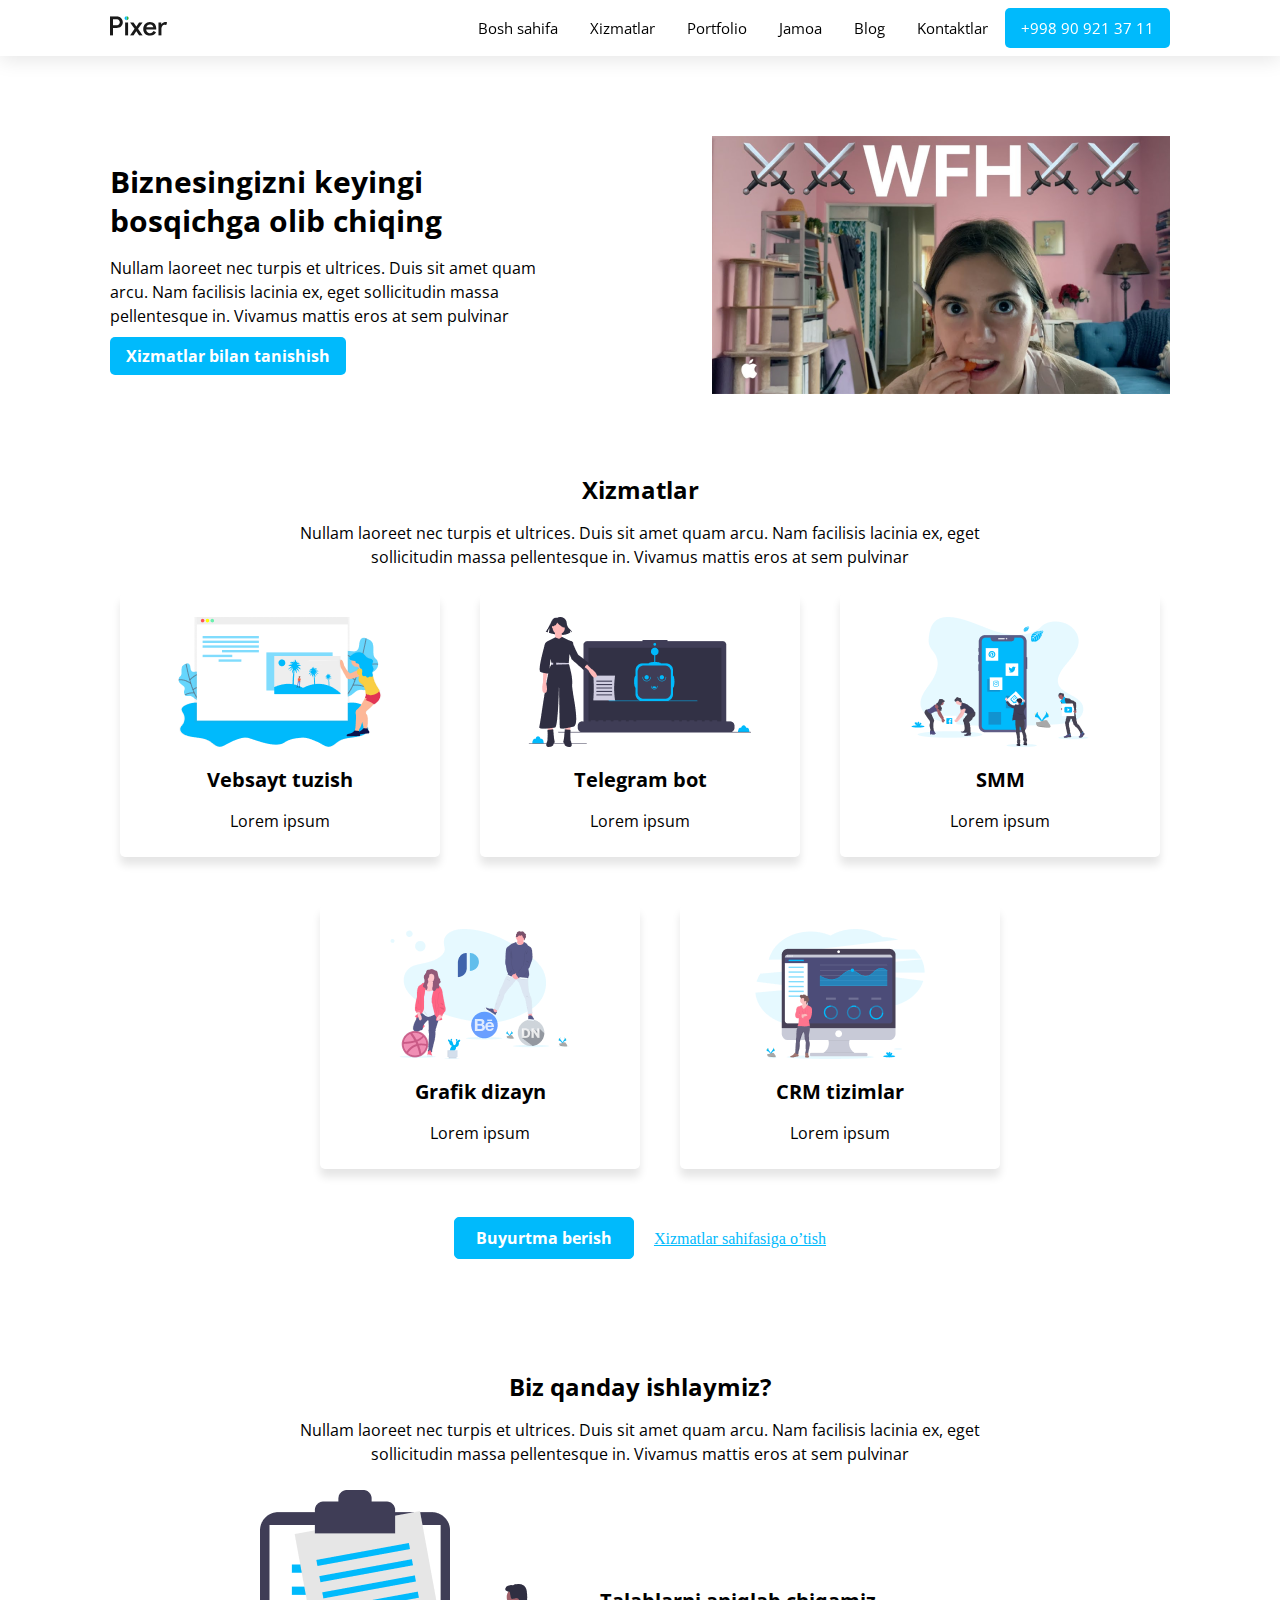
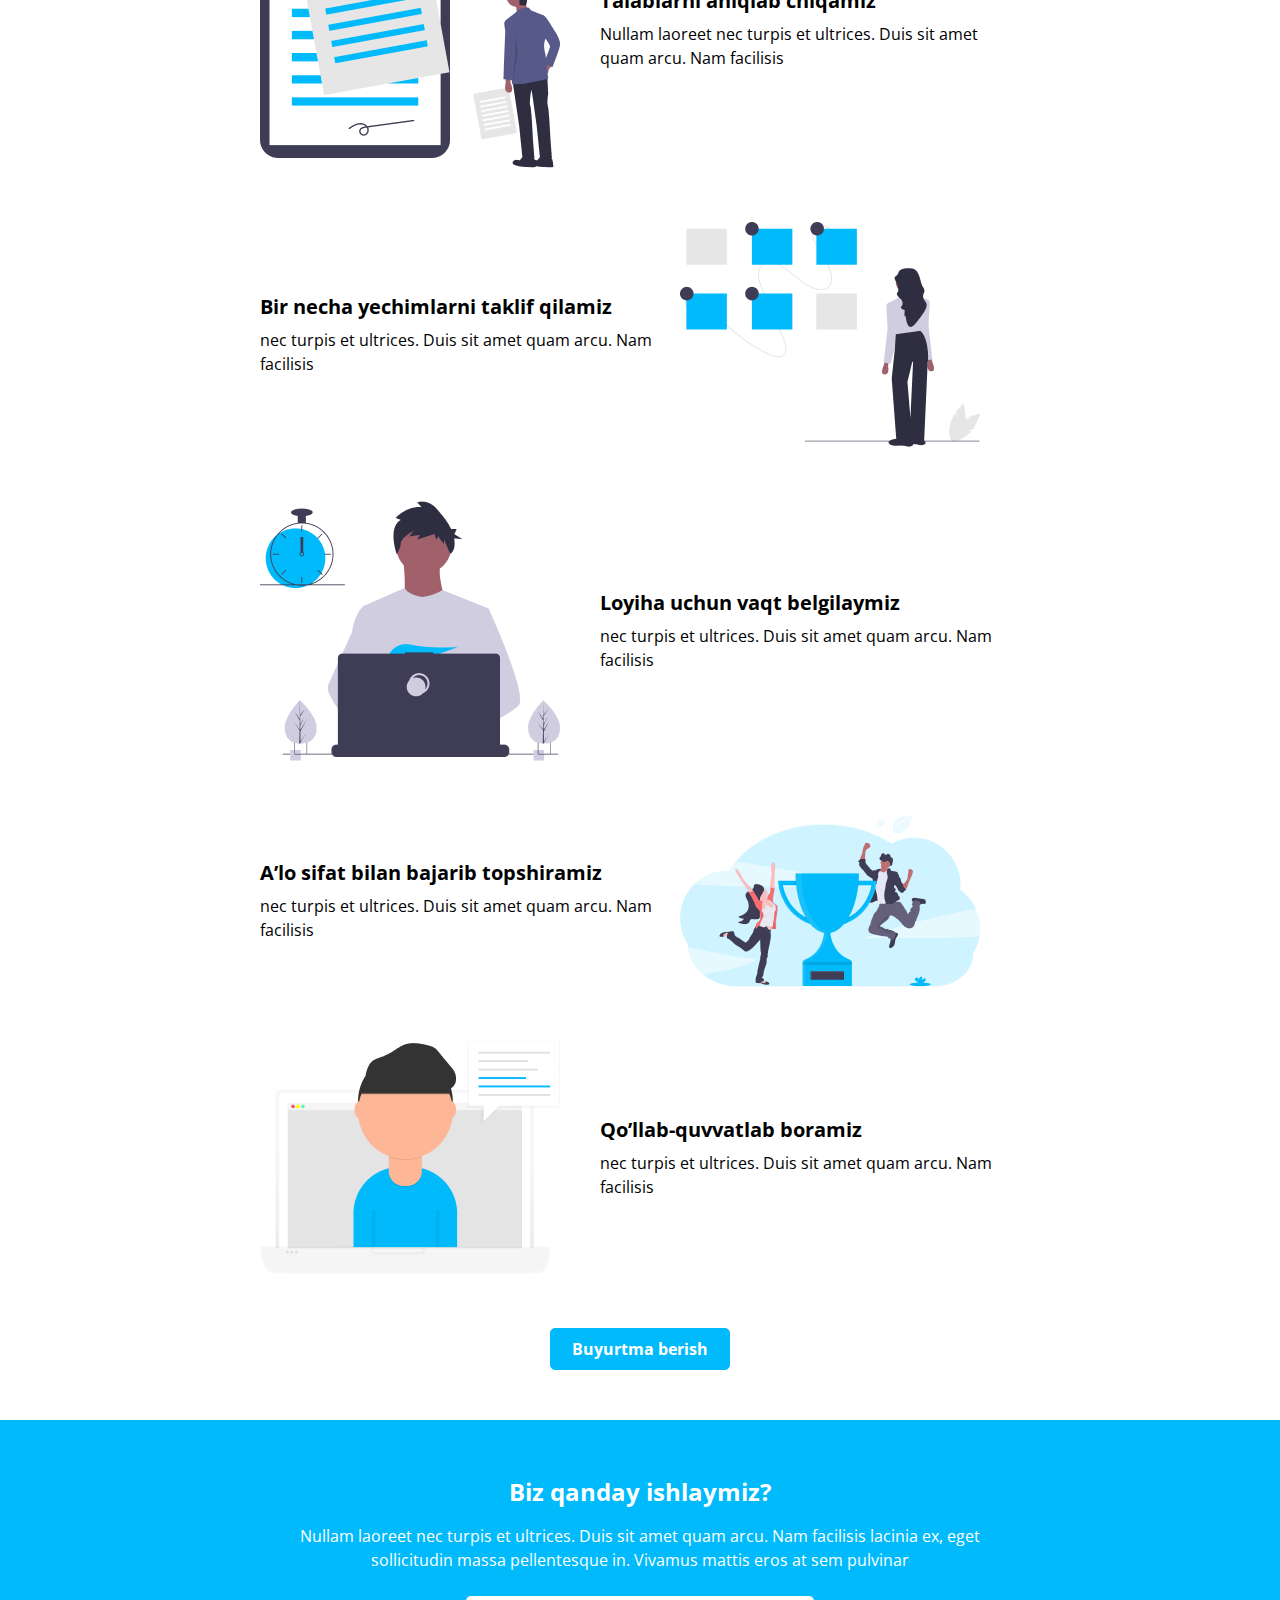
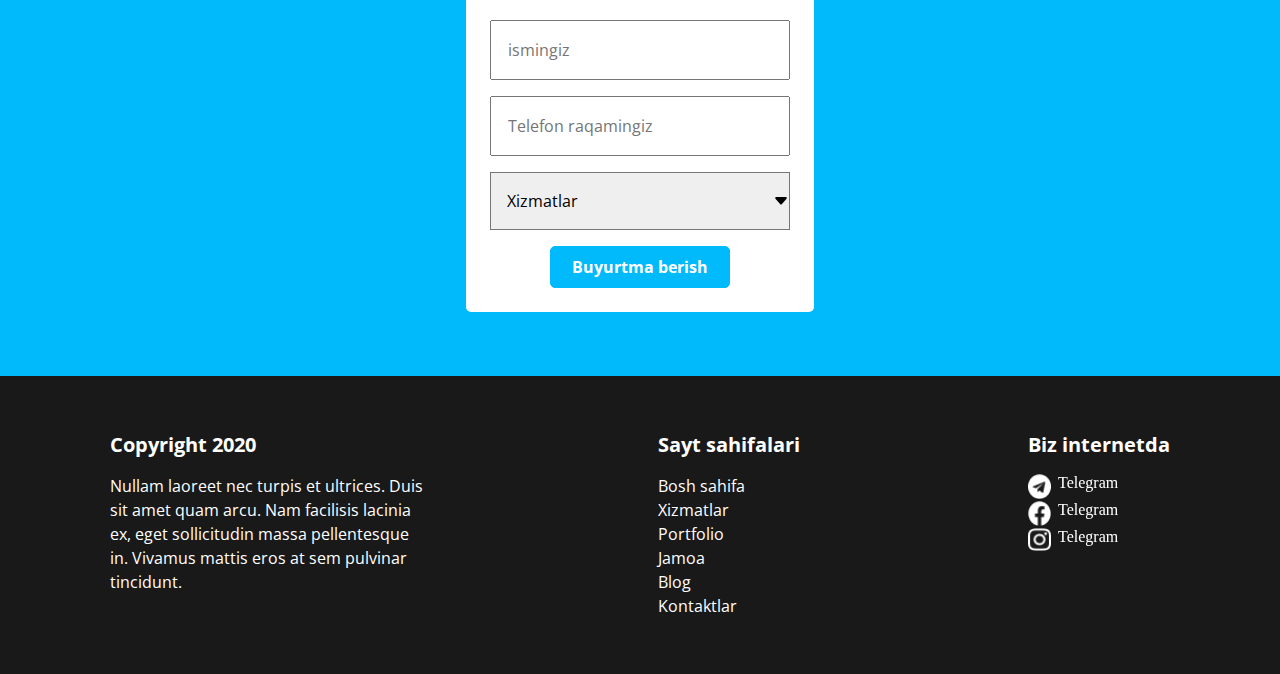
<file: index.html>
<!DOCTYPE html>
<html lang="en">

<head>
    <meta charset="UTF-8">
    <meta http-equiv="X-UA-Compatible" content="IE=edge">
    <meta name="viewport" content="width=device-width, initial-scale=1.0">
    <!-- <link rel="stylesheet" href="./CSS/style.css"> -->
    <link rel="stylesheet" href="./CSS/style1.css">
    <title>1-CHI OY IMTIHON</title>
</head>

<body>
    <header class="site-header">
        <div class="container">
            <div class="header-inner">
                <a class="site-logo" href="./index.html">
                    <img src="./images/pixer-logo.svg" alt="logo site" width="58.11" height="20">
                </a>
                <div class="header-links-wrapper">
                    <ul class="header-links">
                        <li><a href="./index.html"> Bosh sahifa</a></li>
                        <li><a href="./index2.html"> Xizmatlar</a></li>
                        <li><a href="#"> Portfolio</a></li>
                        <li><a href="#">Jamoa</a></li>
                        <li><a href="#">Blog</a> </li>
                        <li><a href="#">Kontaktlar</a></li>
                    </ul>
                    <a class="site-number" href="tel:+998 90 921 37 11">+998 90 921 37 11</a>
                </div>
            </div>
        </div>
    </header>
    <main>
        <section class="hero-section">
            <div class="container">
                <div class="wrapper-offer">
                    <div class="offer-text">
                        <h1>Biznesingizni keyingi bosqichga olib chiqing</h1>
                        <p>Nullam laoreet nec turpis et ultrices. Duis sit amet quam arcu. Nam facilisis lacinia ex,
                            eget sollicitudin massa pellentesque in. Vivamus mattis eros at sem pulvinar</p>
                        <a href="#">Xizmatlar bilan tanishish</a>
                    </div>
                    <img class="main-img" src="./images/youtube.png" alt="youtube image" width="458" height="258">
                </div>
        </section>
        <section class="second-section">
            <div class="container">
                <div class="services-wrapper">
                    <h2>Xizmatlar</h2>
                    <p>Nullam laoreet nec turpis et ultrices. Duis sit amet quam arcu. Nam facilisis lacinia ex, eget
                        sollicitudin massa pellentesque in. Vivamus mattis eros at sem pulvinar</p>
                </div>
                <ul class="services-lists">
                    <li class="services-images">
                        <img src="./images/website-illustration.png" alt="website">
                        <h3>Vebsayt tuzish</h3>
                        <p>Lorem ipsum</p>
                    </li>
                    <li class="services-images">
                        <img src="./images/bot-illustration.png" alt="bot">
                        <h3>Telegram bot</h3>
                        <p>Lorem ipsum</p>
                    </li>
                    <li class="services-images">
                        <img src="./images/smm-illustration.png" alt="SMM">
                        <h3>SMM</h3>
                        <p>Lorem ipsum</p>
                    </li>
                    <li class="services-images">
                        <img src="./images/design-illustration.png" alt="desigh">
                        <h3>Grafik dizayn</h3>
                        <p>Lorem ipsum</p>
                    </li>
                    <li class="services-images">
                        <img src="./images/crm-illustration.png" alt="CRM">
                        <h3>CRM tizimlar</h3>
                        <p>Lorem ipsum</p>
                    </li>
                </ul>
                <div class="order-wrapper">
                    <button>Buyurtma berish</button>
                    <a href="#">Xizmatlar sahifasiga o’tish</a>
                </div>
            </div>
        </section>
        <section class="third-section">
            <div class="container">
                <div class="about-service">
                    <h2>Biz qanday ishlaymiz?</h2>
                    <p>Nullam laoreet nec turpis et ultrices. Duis sit amet quam arcu. Nam facilisis lacinia ex, eget
                        sollicitudin massa pellentesque in. Vivamus mattis eros at sem pulvinar</p>
                </div>
                <ul class="about-service-lists">
                    <li>
                        <img src="./images/step-illlustration.png" alt="step-illlustration">
                        <div>
                            <h3>Talablarni aniqlab chiqamiz</h3>
                            <p> Nullam laoreet nec turpis et ultrices. Duis sit amet quam arcu. Nam facilisis</p>
                        </div>
                    </li>
                    <li>
                        <img src="./images/step2.png" alt="step2">
                        <div>
                            <h3>Bir necha yechimlarni taklif qilamiz</h3>
                            <p> nec turpis et ultrices. Duis sit amet quam arcu. Nam facilisis</p>
                        </div>
                    </li>
                    <li>
                        <img src="./images/step3.png" alt="step3">
                        <div>
                            <h3>Loyiha uchun vaqt belgilaymiz</h3>
                            <p> nec turpis et ultrices. Duis sit amet quam arcu. Nam facilisis</p>
                        </div>
                    </li>
                    <li>
                        <img src="./images/step4.png" alt="step4">
                        <div>
                            <h3>A’lo sifat bilan bajarib topshiramiz</h3>
                            <p> nec turpis et ultrices. Duis sit amet quam arcu. Nam facilisis</p>
                        </div>
                    </li>
                    <li>
                        <img src="./images/step5.png" alt="step5">
                        <div>
                            <h3>Qo’llab-quvvatlab boramiz</h3>
                            <p> nec turpis et ultrices. Duis sit amet quam arcu. Nam facilisis</p>
                        </div>
                    </li>
                </ul>
                <button class="services-order"> Buyurtma berish</button>
            </div>
        </section>
        <section class="fourth-section">
            <div class="container">
                <div class="fourth-text">
                    <h2>Biz qanday ishlaymiz?</h2>
                    <p>Nullam laoreet nec turpis et ultrices. Duis sit amet quam arcu. Nam facilisis lacinia ex, eget
                        sollicitudin massa pellentesque in. Vivamus mattis eros at sem pulvinar</p>
                </div>
                <form>
                    <input type="text" required aria-label="Eneter_your _name"  placeholder="ismingiz">
                    <input required  placeholder="Telefon raqamingiz" aria-label="Enter_your_number" type="number">
                    <select required aria-label="Choose_order">
                        <option value="">Xizmatlar</option>
                        <option value="telefon raqamingiz">Telefon raqamingiz</option>
                        <option value="telefon raqamingiz">Telefon raqamingiz</option>
                    </select>
                    <button type="submit">Buyurtma berish</button>
                </form>
            </div>
        </section>
    </main>
    <footer class="site-footer">
        <div class="container">
            <ul class="footer-ul">
                <li class="footer-list">
                    <h3>Copyright 2020</h3>
                    <p>Nullam laoreet nec turpis et ultrices. Duis sit amet quam arcu. Nam facilisis lacinia ex, eget
                        sollicitudin massa pellentesque in. Vivamus mattis eros at sem pulvinar tincidunt.</p>
                </li>
                <li>
                    <h3>Sayt sahifalari</h3>
                    <ul class="footer-links">
                        <li><a href="./index.html"> Bosh sahifa</a></li>
                        <li><a href="./index2.html"> Xizmatlar</a></li>
                        <li><a href="#"> Portfolio</a></li>
                        <li><a href="#">Jamoa</a></li>
                        <li><a href="#">Blog</a> </li>
                        <li><a href="#">Kontaktlar</a></li>
                    </ul>
                </li>
                <li class="footer-contact">
                    <h3>Biz internetda</h3>
                    <ul>
                        <li> <a class="tel" href="#">Telegram</a></li>
                        <li><a class="tel2" href="#">Telegram</a></li>
                        <li><a class="tel3" href="#">Telegram</a></li>
                    </ul>
                </li>
            </ul>
        </div>
    </footer>
</body>

</html>
</file>
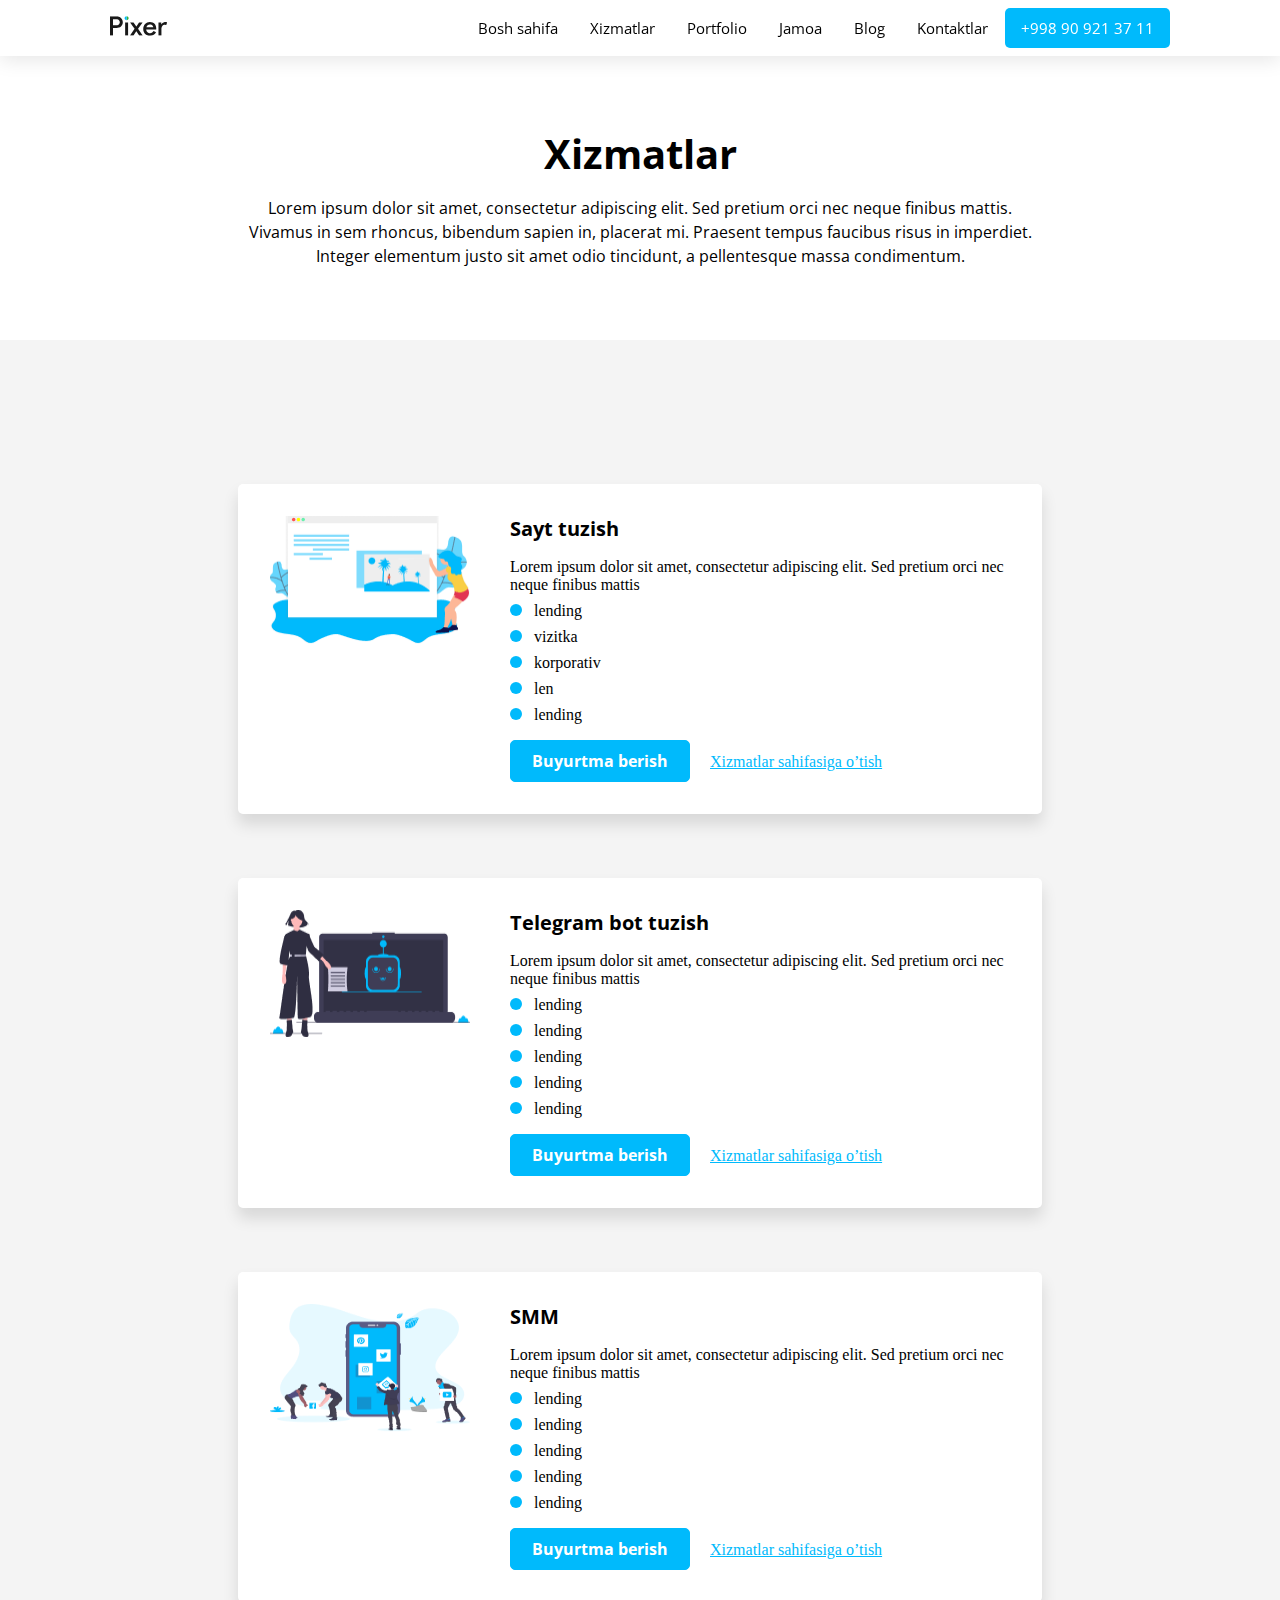
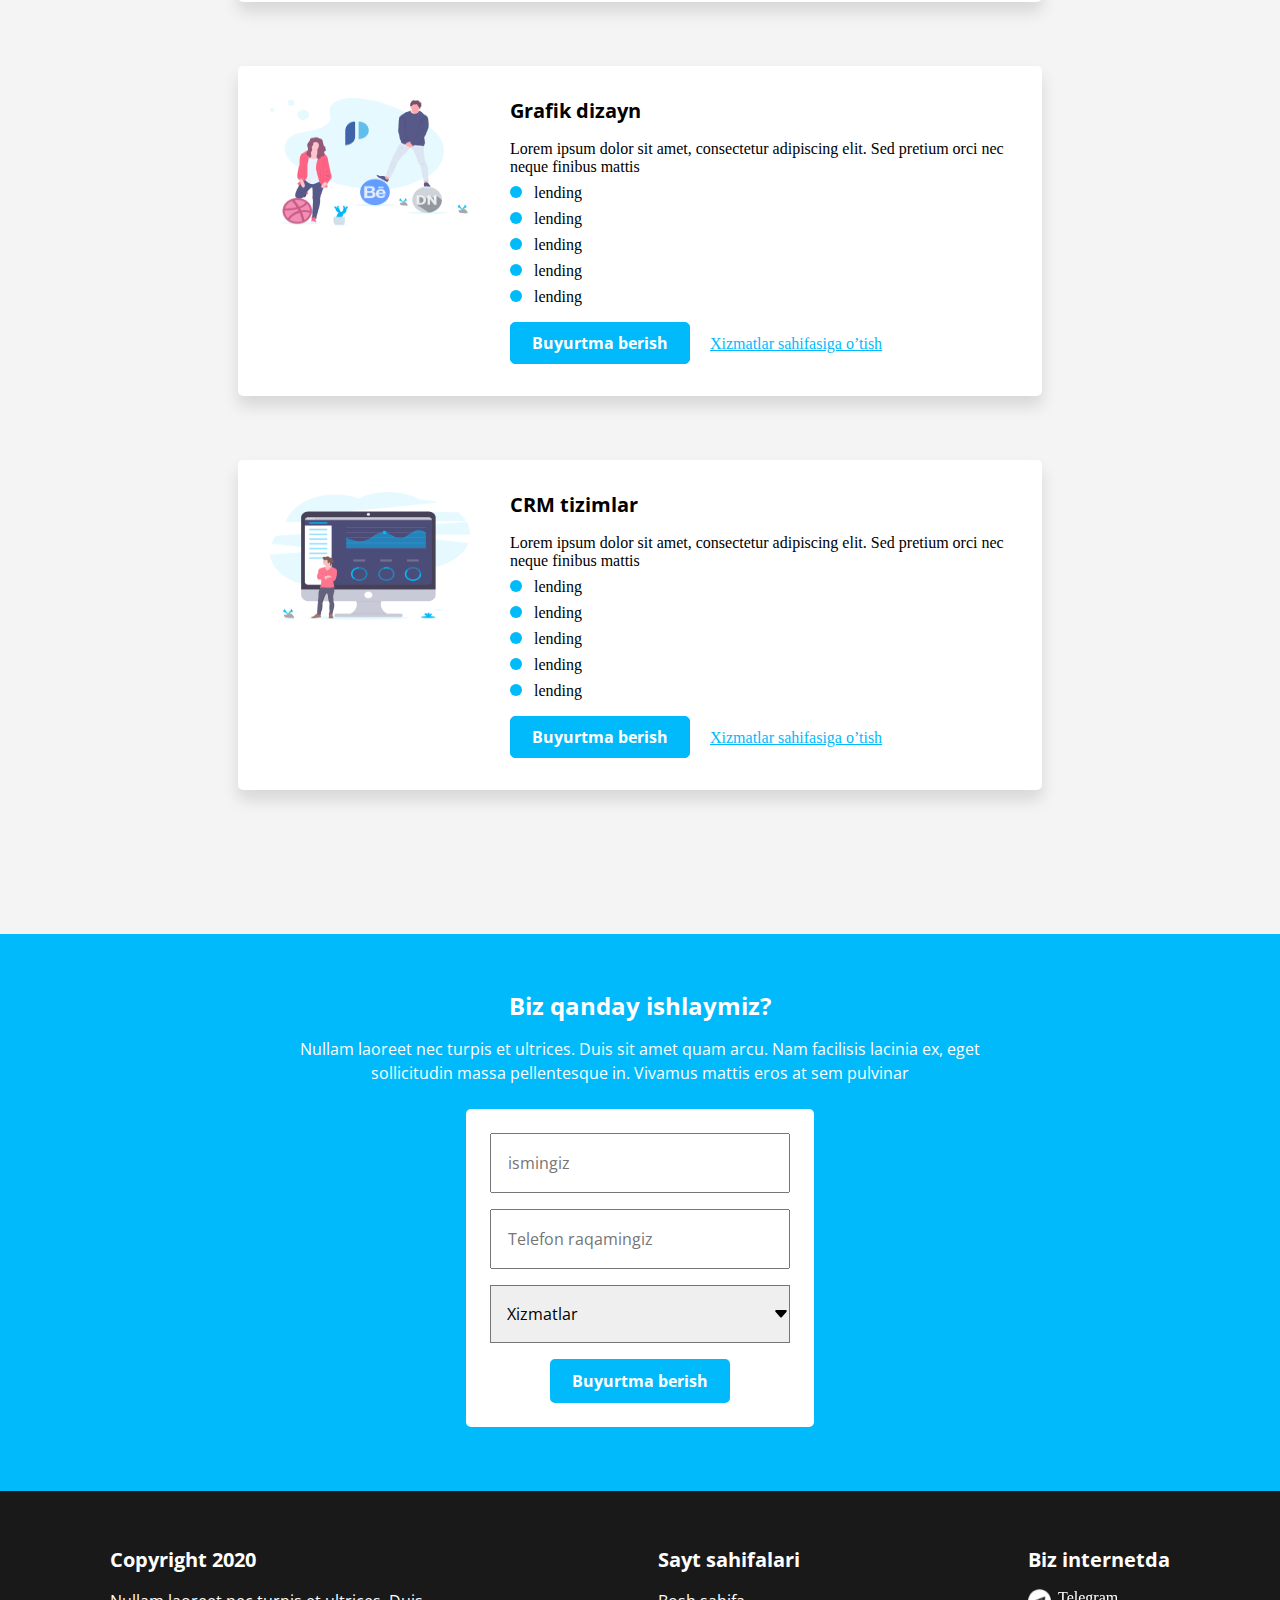
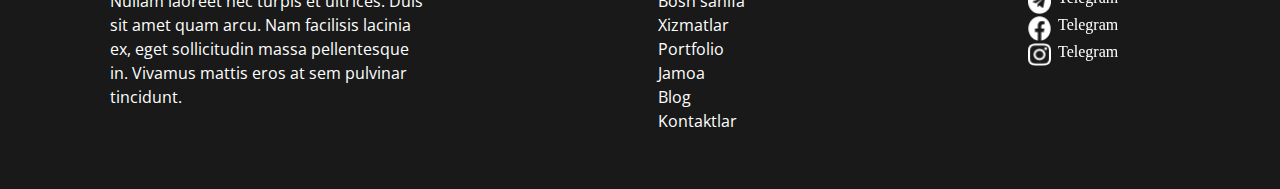
<file: index2.html>
<!DOCTYPE html>
<html lang="en">

<head>
    <meta charset="UTF-8">
    <meta http-equiv="X-UA-Compatible" content="IE=edge">
    <meta name="viewport" content="width=device-width, initial-scale=1.0">
    <!-- <link rel="stylesheet" href="./CSS/style2.css"> -->
    <link rel="stylesheet" href="./CSS/style3.css">
    <title>1-CHI OY IMTIHON</title>
</head>

<body>
    <header class="site-header">
        <div class="container">
            <div class="header-inner">
                <a class="site-logo" href="./index.html">
                    <img src="./images/pixer-logo.svg" alt="logo site" width="58.11px" height="20px">
                </a>
                <div class="header-links-wrapper">
                    <ul class="header-links">
                        <li><a href="./index.html"> Bosh sahifa</a></li>
                        <li><a href="./index2.html"> Xizmatlar</a></li>
                        <li><a href="#"> Portfolio</a></li>
                        <li><a href="#">Jamoa</a></li>
                        <li><a href="#">Blog</a> </li>
                        <li><a href="#">Kontaktlar</a></li>
                    </ul>
                    <a class="site-number" href="tel:+998 90 921 37 11">+998 90 921 37 11</a>
                </div>
            </div>
        </div>
    </header>
    <main>
        <section class="hero-section">
            <div class="container">
                <div class="service-wrapper">
                    <h1>Xizmatlar</h1>
                    <p>Lorem ipsum dolor sit amet, consectetur adipiscing elit. Sed pretium orci nec neque finibus
                        mattis. Vivamus in sem rhoncus, bibendum sapien in, placerat mi. Praesent tempus faucibus risus
                        in imperdiet. Integer elementum justo sit amet odio tincidunt, a pellentesque massa condimentum.
                    </p>
                </div>
            </div>
        </section>
        <section class="second-section">
            <div class="container">
                <ul class="second-section-ul">
                    <li class="second-section-li">
                        <img src="./images/2.png" alt=" xizmatlar 1chi rasm" width="200" height="128.21">
                        <div>
                            <h2>Sayt tuzish</h2>
                            <p>Lorem ipsum dolor sit amet, consectetur adipiscing elit. Sed pretium orci nec neque
                                finibus mattis</p>
                            <ul>
                                <li><span></span> lending</li>
                                <li><span></span> vizitka</li>
                                <li><span></span> korporativ</li>
                                <li><span></span> len</li>
                                <li><span></span> lending</li>
                            </ul>
                            <div class="order-wrapper">
                                <button>Buyurtma berish</button>
                                <a href="#">Xizmatlar sahifasiga o’tish</a>
                            </div>
                        </div>
                    </li>
                    <li class="second-section-li">
                        <img src="./images/8.png" alt=" xizmatlar 1chi rasm" width="200" height="128.21">
                        <div>
                            <h2>Telegram bot tuzish</h2>
                            <p>Lorem ipsum dolor sit amet, consectetur adipiscing elit. Sed pretium orci nec neque
                                finibus mattis</p>
                            <ul>
                                <li><span></span> lending</li>
                                <li><span></span> lending</li>
                                <li><span></span> lending</li>
                                <li><span></span> lending</li>
                                <li><span></span> lending</li>
                            </ul>
                            <div class="order-wrapper">
                                <button>Buyurtma berish</button>
                                <a href="#">Xizmatlar sahifasiga o’tish</a>
                            </div>
                        </div>
                    </li>
                    <li class="second-section-li">
                        <img src="./images/9.png" alt=" xizmatlar 1chi rasm" width="200" height="128.21">
                        <div>
                            <h2>SMM</h2>
                            <p>Lorem ipsum dolor sit amet, consectetur adipiscing elit. Sed pretium orci nec neque
                                finibus mattis</p>
                            <ul>
                                <li><span></span> lending</li>
                                <li><span></span> lending</li>
                                <li><span></span> lending</li>
                                <li><span></span> lending</li>
                                <li><span></span> lending</li>
                            </ul>
                            <div class="order-wrapper">
                                <button>Buyurtma berish</button>
                                <a href="#">Xizmatlar sahifasiga o’tish</a>
                            </div>
                        </div>
                    </li>
                    <li class="second-section-li">
                        <img src="./images/10.png" alt=" xizmatlar 1chi rasm" width="200" height="128.21">
                        <div>
                            <h2>Grafik dizayn</h2>
                            <p>Lorem ipsum dolor sit amet, consectetur adipiscing elit. Sed pretium orci nec neque
                                finibus mattis</p>
                            <ul>
                                <li><span></span> lending</li>
                                <li><span></span> lending</li>
                                <li><span></span> lending</li>
                                <li><span></span> lending</li>
                                <li><span></span> lending</li>
                            </ul>
                            <div class="order-wrapper">
                                <button>Buyurtma berish</button>
                                <a href="#">Xizmatlar sahifasiga o’tish</a>
                            </div>
                        </div>
                    </li>
                    <li class="second-section-li">
                        <img src="./images/11.png" alt=" xizmatlar 1chi rasm" width="200" height="128.21">
                        <div>
                            <h2>CRM tizimlar</h2>
                            <p>Lorem ipsum dolor sit amet, consectetur adipiscing elit. Sed pretium orci nec neque
                                finibus mattis</p>
                            <ul>
                                <li><span></span> lending</li>
                                <li><span></span> lending</li>
                                <li><span></span> lending</li>
                                <li><span></span> lending</li>
                                <li><span></span> lending</li>
                            </ul>
                            <div class="order-wrapper">
                                <button>Buyurtma berish</button>
                                <a href="#">Xizmatlar sahifasiga o’tish</a>
                            </div>
                        </div>
                    </li>
                </ul>
            </div>
        </section>
        <section class="fourth-section">
            <div class="container">
                <div class="fourth-text">
                    <h2>Biz qanday ishlaymiz?</h2>
                    <p>Nullam laoreet nec turpis et ultrices. Duis sit amet quam arcu. Nam facilisis lacinia ex, eget
                        sollicitudin massa pellentesque in. Vivamus mattis eros at sem pulvinar</p>
                </div>
                <form>
                    <input type="text" required aria-label="Eneter_your _name" placeholder="ismingiz">
                    <input required placeholder="Telefon raqamingiz" aria-label="Enter_your_number" type="number">
                    <select required aria-label="Choose_order">
                        <option value="">Xizmatlar</option>
                        <option value="telefon raqamingiz">Telefon raqamingiz</option>
                        <option value="telefon raqamingiz">Telefon raqamingiz</option>
                    </select>
                    <button type="submit">Buyurtma berish</button>
                </form>
            </div>
        </section>
    </main>
    <footer class="site-footer">
        <div class="container">
            <ul class="footer-ul">
                <li class="footer-list">
                    <h3>Copyright 2020</h3>
                    <p>Nullam laoreet nec turpis et ultrices. Duis sit amet quam arcu. Nam facilisis lacinia ex, eget
                        sollicitudin massa pellentesque in. Vivamus mattis eros at sem pulvinar tincidunt.</p>
                </li>
                <li>
                    <h3>Sayt sahifalari</h3>
                    <ul class="footer-links">
                        <li><a href="./index.html"> Bosh sahifa</a></li>
                        <li><a href="./index2.html"> Xizmatlar</a></li>
                        <li><a href="#"> Portfolio</a></li>
                        <li><a href="#">Jamoa</a></li>
                        <li><a href="#">Blog</a> </li>
                        <li><a href="#">Kontaktlar</a></li>
                    </ul>
                </li>
                <li class="footer-contact">
                    <h3>Biz internetda</h3>
                    <ul>
                        <li> <a class="tel" href="#">Telegram</a></li>
                        <li><a class="tel2" href="#">Telegram</a></li>
                        <li><a class="tel3" href="#">Telegram</a></li>
                    </ul>
                </li>
            </ul>
        </div>
    </footer>
</body>

</html>
</file>
<file: CSS/style.css>
/* open-sans-300 - latin */
@font-face {
    font-family: 'Open Sans-300';
    font-style: normal;
    font-weight: 300;
    src: local(''),
        url('../fonts/open-sans-v34-latin-300.woff2') format('woff2'),
        /* Chrome 26+, Opera 23+, Firefox 39+ */
        url('../fonts/open-sans-v34-latin-300.woff') format('woff');
    /* Chrome 6+, Firefox 3.6+, IE 9+, Safari 5.1+ */
}

/* open-sans-regular - latin */
@font-face {
    font-family: 'Open Sans';
    font-style: normal;
    font-weight: 400;
    src: local(''),
        url('../fonts/open-sans-v34-latin-regular.woff2') format('woff2'),
        /* Chrome 26+, Opera 23+, Firefox 39+ */
        url('../fonts/open-sans-v34-latin-regular.woff') format('woff');
    /* Chrome 6+, Firefox 3.6+, IE 9+, Safari 5.1+ */
}

/* open-sans-500 - latin */
@font-face {
    font-family: 'Open Sans-500';
    font-style: normal;
    font-weight: 500;
    src: local(''),
        url('../fonts/open-sans-v34-latin-500.woff2') format('woff2'),
        /* Chrome 26+, Opera 23+, Firefox 39+ */
        url('../fonts/open-sans-v34-latin-500.woff') format('woff');
    /* Chrome 6+, Firefox 3.6+, IE 9+, Safari 5.1+ */
}

/* open-sans-700 - latin */
@font-face {
    font-family: 'Open Sans-700';
    font-style: normal;
    font-weight: 700;
    src: local(''),
        url('../fonts/open-sans-v34-latin-700.woff2') format('woff2'),
        /* Chrome 26+, Opera 23+, Firefox 39+ */
        url('../fonts/open-sans-v34-latin-700.woff') format('woff');
    /* Chrome 6+, Firefox 3.6+, IE 9+, Safari 5.1+ */
}

* {
    margin: 0;
    padding: 0;
    box-sizing: border-box;
}

.site-header {
    right: 0;
    left: 0;
    position: sticky;
    top: 0;
    background-color: #fff;
    box-shadow: 0px 4px 20px rgba(0, 0, 0, 0.1);
}

.container {
    width: 1100px;
    padding: 0 20px;
    margin: 0 auto;
}

.header-inner {
    display: flex;
    align-items: center;
    justify-content: space-between;
}

.site-logo img:hover {
    opacity: 0.7;
}

.site-logo img:active {
    opacity: 0.5;
}

.header-links-wrapper {
    display: flex;
    align-items: center;
}

.header-links {
    display: flex;
    align-items: center;
    list-style: none;
}

.header-links>li {
    padding: 16px;
}

.header-links li:hover {
    border-bottom: 3px solid;
}

.header-links li:active {
    background: rgba(25, 25, 25, 0.7);
}

.header-links a {
    text-decoration: none;
    color: #000;
    font-family: 'Open Sans';
    font-weight: 400;
    font-size: 15px;
    line-height: 24px;
}

.site-number {
    margin-left: 1px;
    font-family: 'Open Sans';
    font-weight: 400;
    font-size: 15px;
    line-height: 24px;
    text-decoration: none;
    text-align: center;
    padding: 8px 16px;
    background: #00BAFC;
    color: #fff;
    border-radius: 5px;
}

.site-number:hover {
    border: 3px solid #00BAFC;
    color: #00BAFC;
    background-color: #fff;
}

.site-number:active {
    background: rgba(0, 186, 252, 0.6);
    color: #fff;
}

.wrapper-offer {
    margin: 80px 0;
}

.wrapper-offer {
    display: flex;
    align-items: center;
    justify-content: space-between;
}

.offer-text {
    width: 445px;
}

.offer-text h1 {
    font-weight: 700;
    font-family: 'Open Sans-700';
    font-size: 30px;
    line-height: 130%;
    margin-bottom: 16px;
}

.offer-text p {
    font-weight: 400;
    font-family: 'Open Sans';
    font-size: 16px;
    line-height: 24px;
    margin-bottom: 16px;
}

.offer-text a {
    text-decoration: none;
    width: 232px;
    text-align: center;
    padding: 8px 16px;
    background: #00BAFC;
    border-radius: 5px;
    color: #fff;
    font-weight: 700;
    font-family: 'Open Sans-700';
    font-size: 16px;
    line-height: 24px;
}

.offer-text a:hover {
    opacity: 0.8;
}

.offer-text a:active {
    opacity: 0.6;
}

.second-section {
    margin-bottom: 112px;
}

.services-wrapper {
    text-align: center;
}

.services-wrapper h2 {
    margin-bottom: 16px;
    font-weight: 700;
    font-family: 'Open Sans-700';
    font-size: 24px;
    line-height: 130%;
}

.services-wrapper p {
    width: 700px;
    text-align: center;
    margin: 0 auto;
    font-weight: 400;
    font-family: 'Open Sans';
    font-size: 16px;
    line-height: 24px;
}

.services-lists {
    margin-top: 24px;
    display: flex;
    align-items: center;
    justify-content: center;
    flex-wrap: wrap;
    list-style: none;
}

.services-lists li {
    width: 320px;
    margin-bottom: 48px;
    padding: 24px 0;
    text-align: center;
    background: #FFFFFF;
    box-shadow: 0px 8px 8px rgba(0, 0, 0, 0.1);
    border-radius: 5px;
}

.services-images+.services-images {
    margin-left: 40px;
}

.services-lists>li:hover {
    box-shadow: 0px 12px 21px rgba(0, 0, 0, 0.1);
}

.services-lists li:active {
    box-shadow: 0px 4px 4px rgba(0, 0, 0, 0.2);
}

.services-lists h3 {
    margin-top: 16px;
    margin-bottom: 16px;
    font-weight: 700;
    font-family: 'Open Sans-700';
    font-size: 20px;
    line-height: 130%;
}

.services-lists p {
    font-weight: 400;
    font-family: 'Open Sans';
    font-size: 16px;
    line-height: 24px;
}

.order-wrapper {
    text-align: center;
}

.order-wrapper button {
    width: 180px;
    margin-right: 16px;
    font-weight: 700;
    font-family: 'Open Sans-700';
    font-size: 16px;
    line-height: 24px;
    background: #00BAFC;
    color: #fff;
    border-radius: 5px;
    border: 1px #00BAFC solid;
    padding: 8px 16px;
}

.order-wrapper button:hover {
    opacity: 0.8;
}

.order-wrapper button:active {
    opacity: 0.6;
}

.order-wrapper a {
    color: #00BAFC;
}

.about-service-lists li:nth-child(2n) {
    flex-direction: row-reverse;
}

.about-service h2 {
    margin-bottom: 16px;
    font-weight: 700;
    font-family: 'Open Sans-700';
    font-size: 24px;
    line-height: 130%;
    text-align: center;
}

.about-service p {
    width: 700px;
    font-weight: 400;
    font-family: 'Open Sans';
    font-size: 16px;
    line-height: 24px;
    margin: 0 auto;
    margin-bottom: 24px;
    text-align: center;
}

.about-service-lists li {
    display: flex;
    align-items: center;
    justify-content: center;
    list-style: none;
    margin-bottom: 54px;
}

.about-service-lists img {
    margin-right: 40px;
}

.about-service-lists h3 {
    margin-bottom: 8px;
    font-weight: 700;
    font-family: 'Open Sans-700';
    font-size: 20px;
    line-height: 130%;
}

.about-service-lists p {
    width: 420px;
    font-weight: 400;
    font-family: 'Open Sans';
    font-size: 16px;
    line-height: 24px;
}

.services-order {
    display: block;
    margin: 50px auto;
    width: 180px;
    background: #00BAFC;
    border: #00BAFC 1px solid;
    color: #fff;
    border-radius: 5px;
    font-weight: 700;
    font-family: 'Open Sans-700';
    font-size: 16px;
    line-height: 24px;
    padding: 8px 16px;
}

.services-order:hover {
    opacity: 0.8;
}

.services-order:active {
    opacity: 0.6;
}

.fourth-section {
    background-color: #00BAFC;
    padding-bottom: 64px;
}

.fourth-text {
    padding: 56px 0 0 0;
}

.fourth-text h2 {
    margin-bottom: 16px;
    color: #fff;
    font-weight: 700;
    font-family: 'Open Sans-700';
    font-size: 24px;
    line-height: 130%;
    text-align: center;
}

.fourth-text p {
    width: 700px;
    font-weight: 400;
    font-family: 'Open Sans';
    font-size: 16px;
    line-height: 24px;
    margin: 0 auto;
    color: #fff;
    margin-bottom: 24px;
    text-align: center;
}

form {
    width: 348px;
    background: #FFFFFF;
    border-radius: 5px;
    padding: 24px;
    margin: 0 auto;
    text-align: center;
}
form input,
select {
    width: 300px;
    padding: 16px;
    font-weight: 400;
    font-family: 'Open Sans';
    font-size: 16px;
    line-height: 150%;
    color: #000;
    margin-bottom: 16px;
}

select {
    background-image: url("../images/caret-down-fill.svg");
    background-repeat: no-repeat;
    background-position: right;
    appearance: none;
}

form button {
    padding: 8px 16px;
    width: 180px;
    background: #00BAFC;
    color: #fff;
    border: 1px #00BAFC solid;
    border-radius: 5px;
    font-weight: 700;
    font-family: 'Open Sans-700';
    font-size: 16px;
    line-height: 24px;
}

form button:hover {
    opacity: 0.8;
}

form button:active {
    opacity: 0.6;
}

.site-footer {
    background-color: #191919;
    padding: 56px 0;
}

.footer-ul {
    display: flex;
    justify-content: space-between;
}

.footer-ul li {
    list-style: none;
    color: #fff;
}

.footer-list {
    width: 320px;
}

.footer-ul h3 {
    font-weight: 700;
    font-family: 'Open Sans-700';
    font-size: 20px;
    line-height: 130%;
    margin-bottom: 16px;
}

.footer-list p {
    font-weight: 400;
    font-family: 'Open Sans';
    font-size: 16px;
    line-height: 150%;
}

.footer-contact li {
    margin-bottom: 9px;
}

.tel {
    position: relative;
    padding-left: 30px;
}

.tel::before {
    position: absolute;
    content: ' ';
    background-repeat: no-repeat;
    left: 0;
    background-image: url("../images/Vector.png");
    width: 23px;
    height: 25px;
    background-size: 100%;
}

.tel2 {
    position: relative;
    padding-left: 30px;
}

.tel2::before {
    position: absolute;
    content: ' ';
    left: 0;
    background-image: url("../images/Vector2.png");
    background-repeat: no-repeat;
    width: 23px;
    height: 25px;
    background-size: 100%;
}

.tel3 {
    position: relative;
    padding-left: 30px;
}

.tel3::before {
    position: absolute;
    content: ' ';
    left: 0;
    background-image: url("../images/Vector3.png");
    background-repeat: no-repeat;
    width: 23px;
    height: 25px;
    background-size: 100%;
}

.footer-links a {
    text-decoration: none;
    color: #fff;
    margin-bottom: 8px;
    font-weight: 400;
    font-family: 'Open Sans';
    font-size: 16px;
    line-height: 24px;
}

.footer-links a:hover {
    color: #00BAFC;
}

.footer-links a:active {
    color: #00BAFC;
    opacity: 0.6;
}

.footer-contact a {
    text-decoration: none;
    color: #fff;
}

.footer-contact a:hover {
    color: #00BAFC;
}

.footer-contact a:active {
    color: #00BAFC;
    opacity: 0.6;
}
</file>
<file: CSS/style1.css>
.header-inner,.header-links-wrapper{display:flex;align-items:center}.header-links a,.site-number{font-family:'Open Sans';font-weight:400;font-size:15px;line-height:24px}.footer-ul li,.header-links,.services-lists{list-style:none}@font-face{font-family:'Open Sans-300';font-style:normal;font-weight:300;src:local(''),url('../fonts/open-sans-v34-latin-300.woff2') format('woff2'),url('../fonts/open-sans-v34-latin-300.woff') format('woff')}@font-face{font-family:'Open Sans';font-style:normal;font-weight:400;src:local(''),url('../fonts/open-sans-v34-latin-regular.woff2') format('woff2'),url('../fonts/open-sans-v34-latin-regular.woff') format('woff')}@font-face{font-family:'Open Sans-500';font-style:normal;font-weight:500;src:local(''),url('../fonts/open-sans-v34-latin-500.woff2') format('woff2'),url('../fonts/open-sans-v34-latin-500.woff') format('woff')}@font-face{font-family:'Open Sans-700';font-style:normal;font-weight:700;src:local(''),url('../fonts/open-sans-v34-latin-700.woff2') format('woff2'),url('../fonts/open-sans-v34-latin-700.woff') format('woff')}*{margin:0;padding:0;box-sizing:border-box}.site-header{right:0;left:0;position:sticky;top:0;background-color:#fff;box-shadow:0 4px 20px rgba(0,0,0,.1)}.container{width:1100px;padding:0 20px;margin:0 auto}.header-inner{justify-content:space-between}.site-logo img:hover{opacity:.7}.site-logo img:active{opacity:.5}.header-links,.wrapper-offer{align-items:center;display:flex}.header-links>li{padding:16px}.offer-text a,.site-number{padding:8px 16px;background:#00bafc;text-align:center;text-decoration:none}.header-links li:hover{border-bottom:3px solid}.header-links li:active{background:rgba(25,25,25,.7)}.header-links a{text-decoration:none;color:#000}.site-number{margin-left:1px;color:#fff;border-radius:5px}.site-number:hover{border:3px solid #00bafc;color:#00bafc;background-color:#fff}.site-number:active{background:rgba(0,186,252,.6);color:#fff}.tel2::before,.tel3::before,.tel::before{position:absolute;content:' ';left:0;width:23px;height:25px;background-size:100%}.wrapper-offer{margin:80px 0;justify-content:space-between}.offer-text{width:445px}.offer-text h1{font-weight:700;font-family:'Open Sans-700';font-size:30px;line-height:130%;margin-bottom:16px}.offer-text a,.offer-text p{font-size:16px;line-height:24px}.offer-text p{font-weight:400;font-family:'Open Sans';margin-bottom:16px}.offer-text a,.services-wrapper h2{font-weight:700;font-family:'Open Sans-700'}.offer-text a{width:232px;border-radius:5px;color:#fff}.offer-text a:hover,.order-wrapper button:hover,.services-order:hover,form button:hover{opacity:.8}.offer-text a:active,.order-wrapper button:active,.services-order:active,form button:active{opacity:.6}.second-section{margin-bottom:112px}.order-wrapper,.services-wrapper{text-align:center}.services-wrapper h2{margin-bottom:16px;font-size:24px;line-height:130%}.services-wrapper p,form{margin:0 auto;text-align:center}.services-wrapper p{width:700px;font-weight:400;font-family:'Open Sans';font-size:16px;line-height:24px}.services-lists{margin-top:24px;display:flex;align-items:center;justify-content:center;flex-wrap:wrap}.services-lists li{width:320px;margin-bottom:48px;padding:24px 0;text-align:center;background:#fff;box-shadow:0 8px 8px rgba(0,0,0,.1);border-radius:5px}.order-wrapper button,.services-order,form button{padding:8px 16px;width:180px;background:#00bafc}.services-images+.services-images{margin-left:40px}.services-lists>li:hover{box-shadow:0 12px 21px rgba(0,0,0,.1)}.services-lists li:active{box-shadow:0 4px 4px rgba(0,0,0,.2)}.services-lists h3{margin-top:16px;margin-bottom:16px;font-weight:700;font-family:'Open Sans-700';font-size:20px;line-height:130%}.services-lists p{font-weight:400;font-family:'Open Sans';font-size:16px;line-height:24px}.about-service h2,.order-wrapper button{font-weight:700;font-family:'Open Sans-700'}.order-wrapper button{margin-right:16px;font-size:16px;line-height:24px;color:#fff;border-radius:5px;border:1px solid #00bafc}.footer-contact a:hover,.footer-links a:hover,.order-wrapper a{color:#00bafc}.about-service-lists li:nth-child(2n){flex-direction:row-reverse}.about-service h2{margin-bottom:16px;font-size:24px;line-height:130%;text-align:center}.about-service p{width:700px;font-weight:400;font-family:'Open Sans';font-size:16px;line-height:24px;margin:0 auto 24px;text-align:center}.about-service-lists li{display:flex;align-items:center;justify-content:center;list-style:none;margin-bottom:54px}.about-service-lists img{margin-right:40px}.about-service-lists h3{margin-bottom:8px;font-weight:700;font-family:'Open Sans-700';font-size:20px;line-height:130%}.about-service-lists p{width:420px;font-weight:400;font-family:'Open Sans';font-size:16px;line-height:24px}.fourth-text h2,.services-order{font-weight:700;font-family:'Open Sans-700';color:#fff}.services-order{display:block;margin:50px auto;border:1px solid #00bafc;border-radius:5px;font-size:16px;line-height:24px}.fourth-section{background-color:#00bafc;padding-bottom:64px}.fourth-text{padding:56px 0 0}.fourth-text h2{margin-bottom:16px;font-size:24px;line-height:130%;text-align:center}.fourth-text p,form input,select{font-weight:400;font-family:'Open Sans'}.fourth-text p,form button{font-size:16px;line-height:24px}.fourth-text p{width:700px;margin:0 auto 24px;color:#fff;text-align:center}form{width:348px;background:#fff;border-radius:5px;padding:24px}.tel2::before,.tel3::before,.tel::before,select{background-repeat:no-repeat}form input,select{width:300px;padding:16px;font-size:16px;line-height:150%;color:#000;margin-bottom:16px}.footer-ul h3,form button{font-weight:700;font-family:'Open Sans-700'}select{background-image:url("../images/caret-down-fill.svg");background-position:right;appearance:none}form button{color:#fff;border:1px solid #00bafc;border-radius:5px}.site-footer{background-color:#191919;padding:56px 0}.footer-ul{display:flex;justify-content:space-between}.footer-ul li{color:#fff}.footer-list{width:320px}.footer-ul h3{font-size:20px;line-height:130%;margin-bottom:16px}.footer-links a,.footer-list p{font-weight:400;font-family:'Open Sans';font-size:16px}.footer-list p{line-height:150%}.footer-contact li{margin-bottom:9px}.tel,.tel2,.tel3{position:relative;padding-left:30px}.tel::before{background-image:url("../images/Vector.png")}.tel2::before{background-image:url("../images/Vector2.png")}.tel3::before{background-image:url("../images/Vector3.png")}.footer-links a{text-decoration:none;color:#fff;margin-bottom:8px;line-height:24px}.footer-contact a:active,.footer-links a:active{color:#00bafc;opacity:.6}.footer-contact a{text-decoration:none;color:#fff}
</file>
<file: CSS/style2.css>
/* open-sans-300 - latin */
@font-face {
    font-family: 'Open Sans-300';
    font-style: normal;
    font-weight: 300;
    src: local(''),
        url('../fonts/open-sans-v34-latin-300.woff2') format('woff2'),
        /* Chrome 26+, Opera 23+, Firefox 39+ */
        url('../fonts/open-sans-v34-latin-300.woff') format('woff');
    /* Chrome 6+, Firefox 3.6+, IE 9+, Safari 5.1+ */
}

/* open-sans-regular - latin */
@font-face {
    font-family: 'Open Sans';
    font-style: normal;
    font-weight: 400;
    src: local(''),
        url('../fonts/open-sans-v34-latin-regular.woff2') format('woff2'),
        /* Chrome 26+, Opera 23+, Firefox 39+ */
        url('../fonts/open-sans-v34-latin-regular.woff') format('woff');
    /* Chrome 6+, Firefox 3.6+, IE 9+, Safari 5.1+ */
}

/* open-sans-500 - latin */
@font-face {
    font-family: 'Open Sans-500';
    font-style: normal;
    font-weight: 500;
    src: local(''),
        url('../fonts/open-sans-v34-latin-500.woff2') format('woff2'),
        /* Chrome 26+, Opera 23+, Firefox 39+ */
        url('../fonts/open-sans-v34-latin-500.woff') format('woff');
    /* Chrome 6+, Firefox 3.6+, IE 9+, Safari 5.1+ */
}

/* open-sans-700 - latin */
@font-face {
    font-family: 'Open Sans-700';
    font-style: normal;
    font-weight: 700;
    src: local(''),
        url('../fonts/open-sans-v34-latin-700.woff2') format('woff2'),
        /* Chrome 26+, Opera 23+, Firefox 39+ */
        url('../fonts/open-sans-v34-latin-700.woff') format('woff');
    /* Chrome 6+, Firefox 3.6+, IE 9+, Safari 5.1+ */
}

* {
    margin: 0;
    padding: 0;
    box-sizing: border-box;
}

.site-header {
    right: 0;
    left: 0;
    position: sticky;
    top: 0;
    background-color: #fff;
    box-shadow: 0px 4px 20px rgba(0, 0, 0, 0.1);
}

.container {
    width: 1100px;
    padding: 0 20px;
    margin: 0 auto;
}

.header-inner {
    display: flex;
    align-items: center;
    justify-content: space-between;
}

.site-logo img:hover {
    opacity: 0.7;
}

.site-logo img:active {
    opacity: 0.5;
}

.header-links-wrapper {
    display: flex;
    align-items: center;
}

.header-links {
    display: flex;
    align-items: center;
    list-style: none;
}

.header-links>li {
    padding: 16px;
}

.header-links li:hover {
    border-bottom: 3px solid;
}

.header-links li:active {
    background: rgba(25, 25, 25, 0.7);
}

.header-links a {
    text-decoration: none;
    color: #000;
    font-family: 'Open Sans';
    font-weight: 400;
    font-size: 15px;
    line-height: 24px;
}

.site-number {
    margin-left: 1px;
    font-family: 'Open Sans';
    font-weight: 400;
    font-size: 15px;
    line-height: 24px;
    text-decoration: none;
    text-align: center;
    padding: 8px 16px;
    background: #00BAFC;
    color: #fff;
    border-radius: 5px;
}

.site-number:hover {
    border: 3px solid #00BAFC;
    color: #00BAFC;
    background-color: #fff;
}

.site-number:active {
    background: rgba(0, 186, 252, 0.6);
    color: #fff;
}

.service-wrapper {
    padding: 72px 0;
    text-align: center;
}

.service-wrapper h1 {
    margin-bottom: 16px;
    font-family: 'Open Sans-700';
    font-weight: 700;
    font-size: 40px;
    line-height: 130%;
    color: #000000;
}

.service-wrapper p {
    width: 800px;
    font-family: 'Open Sans';
    font-weight: 400;
    font-size: 16px;
    line-height: 24px;
    margin: 0 auto;
    color: #000000;
}

.second-section {
    background: #f4f4f4;
    padding: 80px 0px;
}

.second-section-li {
    display: flex;
    justify-content: space-between;
    list-style: none;
    margin: 64px auto;
    padding: 32px;
    width: 804px;
    background: #FFFFFF;
    box-shadow: 0px 10px 16px rgba(0, 0, 0, 0.12);
    border-radius: 5px;
}

.second-section-li h2 {
    font-weight: 700;
    font-family: 'Open Sans-700';
    margin-bottom: 16px;
    margin-bottom: 16px;
    font-size: 20px;
    line-height: 130%;
    color: #000000;
}

.second-section-li div {
    width: 500px;
}

.second-section-li div li {
    list-style: none;
    margin-top: 8px;
}

.second-section-li div li span {
    display: inline-block;
    width: 12px;
    height: 12px;
    background: #00BAFC;
    border-radius: 50%;
    margin-right: 8px;
}

.second-section-li div li button {
    padding: 8px 16px;
    width: 180px;
    background: #00BAFC;
    color: #fff;
    border: 2px #00BAFC solid;
    border-radius: 5px;
    font-family: 'Open Sans-500';
    font-weight: 700;
    font-size: 16px;
    line-height: 24px;
}

form button:hover {
    opacity: 0.8;
}

form button:active {
    opacity: 0.6;
}

.order-wrapper {
    margin-top: 16px;
}

.order-wrapper button {
    width: 180px;
    margin-right: 16px;
    font-weight: 700;
    font-family: 'Open Sans-700';
    font-size: 16px;
    line-height: 24px;
    background: #00BAFC;
    color: #fff;
    border-radius: 5px;
    border: 1px #00BAFC solid;
    padding: 8px 16px;
}

.order-wrapper button:hover {
    opacity: 0.8;
}

.order-wrapper button:active {
    opacity: 0.6;
}

.order-wrapper a {
    color: #00BAFC;
}

.fourth-section {
    background-color: #00BAFC;
    padding-bottom: 64px;
}

.fourth-text {
    padding: 56px 0 0 0;
}

.fourth-text h2 {
    margin-bottom: 16px;
    color: #fff;
    font-family: 'Open Sans-700';
    font-weight: 700;
    font-size: 24px;
    line-height: 130%;
    text-align: center;
}

.fourth-text p {
    width: 700px;
    font-family: 'Open Sans';
    font-weight: 400;
    font-size: 16px;
    line-height: 24px;
    margin: 0 auto;
    color: #fff;
    margin-bottom: 24px;
    text-align: center;
}

form {
    width: 348px;
    background: #FFFFFF;
    border-radius: 5px;
    padding: 24px;
    margin: 0 auto;
    text-align: center;
}

form input,
select {
    width: 300px;
    padding: 16px;
    font-family: 'Open Sans';
    font-weight: 400;
    font-size: 16px;
    line-height: 150%;
    color: #000;
    margin-bottom: 16px;
}

select {
    background-image: url("../images/caret-down-fill.svg");
    background-repeat: no-repeat;
    background-position: right;
    appearance: none;
}

form button {
    padding: 8px 16px;
    width: 180px;
    background: #00BAFC;
    color: #fff;
    border: 2px #00BAFC solid;
    border-radius: 5px;
    font-family: 'Open Sans-700';
    font-weight: 700;
    font-size: 16px;
    line-height: 24px;
}

form button:hover {
    opacity: 0.8;
}

form button:active {
    opacity: 0.6;
}

.site-footer {
    background-color: #191919;
    padding: 56px 0;
}

.footer-ul {
    display: flex;
    justify-content: space-between;
}

.footer-ul li {
    list-style: none;
    color: #fff;
}

.footer-list {
    width: 320px;
}

.footer-ul h3 {
    font-weight: 700;
    font-family: 'Open Sans-700';
    font-size: 20px;
    line-height: 130%;
    margin-bottom: 16px;
}

.footer-list p {
    font-weight: 400;
    font-family: 'Open Sans';
    font-size: 16px;
    line-height: 150%;
}

.footer-links a {
    text-decoration: none;
    color: #fff;
    margin-bottom: 8px;
    font-family: 'Open Sans';
    font-weight: 400;
    font-size: 16px;
    line-height: 24px;
}

.footer-links a:hover {
    color: #00BAFC;
}

.footer-links a:active {
    color: #00BAFC;
    opacity: 0.6;
}

.footer-contact a {
    text-decoration: none;
    color: #fff;
}

.footer-contact a:hover {
    color: #00BAFC;
}

.footer-contact a:active {
    color: #00BAFC;
    opacity: 0.6;
}

.footer-contact li {
    margin-bottom: 9px;
}

.tel {
    position: relative;
    padding-left: 30px;
}

.tel::before {
    position: absolute;
    content: ' ';
    background-repeat: no-repeat;
    left: 0;
    background-image: url("../images/Vector.png");
    width: 23px;
    height: 25px;
    background-size: 100%;
}

.tel2 {
    position: relative;
    padding-left: 30px;
}

.tel2::before {
    position: absolute;
    content: ' ';
    left: 0;
    background-image: url("../images/Vector2.png");
    background-repeat: no-repeat;
    width: 23px;
    height: 25px;
    background-size: 100%;
}

.tel3 {
    position: relative;
    padding-left: 30px;
}

.tel3::before {
    position: absolute;
    content: ' ';
    left: 0;
    background-image: url("../images/Vector3.png");
    background-repeat: no-repeat;
    width: 23px;
    height: 25px;
    background-size: 100%;
}
</file>
<file: CSS/style3.css>
.header-inner,.header-links-wrapper{align-items:center;display:flex}.header-links a,.site-number{font-family:'Open Sans';font-weight:400;font-size:15px;line-height:24px;text-decoration:none}.fourth-text h2,.fourth-text p,.service-wrapper,.site-number,form{text-align:center}.footer-contact a,.footer-links a,.header-links a,.site-number{text-decoration:none}@font-face{font-family:'Open Sans-300';font-style:normal;font-weight:300;src:local(''),url('../fonts/open-sans-v34-latin-300.woff2') format('woff2'),url('../fonts/open-sans-v34-latin-300.woff') format('woff')}@font-face{font-family:'Open Sans';font-style:normal;font-weight:400;src:local(''),url('../fonts/open-sans-v34-latin-regular.woff2') format('woff2'),url('../fonts/open-sans-v34-latin-regular.woff') format('woff')}@font-face{font-family:'Open Sans-500';font-style:normal;font-weight:500;src:local(''),url('../fonts/open-sans-v34-latin-500.woff2') format('woff2'),url('../fonts/open-sans-v34-latin-500.woff') format('woff')}@font-face{font-family:'Open Sans-700';font-style:normal;font-weight:700;src:local(''),url('../fonts/open-sans-v34-latin-700.woff2') format('woff2'),url('../fonts/open-sans-v34-latin-700.woff') format('woff')}*{margin:0;padding:0;box-sizing:border-box}.site-header{right:0;left:0;position:sticky;top:0;background-color:#fff;box-shadow:0 4px 20px rgba(0,0,0,.1)}.container{width:1100px;padding:0 20px;margin:0 auto}.header-inner{justify-content:space-between}.site-logo img:hover{opacity:.7}.site-logo img:active{opacity:.5}.header-links{display:flex;align-items:center;list-style:none}.header-links>li{padding:16px}.header-links li:hover{border-bottom:3px solid}.header-links li:active{background:rgba(25,25,25,.7)}.header-links a{color:#000}.site-number{margin-left:1px;padding:8px 16px;background:#00bafc;color:#fff;border-radius:5px}.site-number:hover{border:3px solid #00bafc;color:#00bafc;background-color:#fff}.site-number:active{background:rgba(0,186,252,.6);color:#fff}.tel2::before,.tel3::before,.tel::before{position:absolute;content:' ';left:0;width:23px;height:25px;background-size:100%}.service-wrapper{padding:72px 0}.service-wrapper h1{margin-bottom:16px;font-family:'Open Sans-700';font-weight:700;font-size:40px;line-height:130%;color:#000}.service-wrapper p{width:800px;font-family:'Open Sans';font-weight:400;font-size:16px;line-height:24px;margin:0 auto;color:#000}.fourth-text h2,.second-section-li h2{margin-bottom:16px;font-family:'Open Sans-700'}.second-section{background:#f4f4f4;padding:80px 0}.second-section-li{display:flex;justify-content:space-between;list-style:none;margin:64px auto;padding:32px;width:804px;background:#fff;box-shadow:0 10px 16px rgba(0,0,0,.12);border-radius:5px}.second-section-li h2{font-weight:700;font-size:20px;line-height:130%;color:#000}.order-wrapper button,.second-section-li div li button{font-size:16px;line-height:24px;color:#fff;font-weight:700}.second-section-li div{width:500px}.second-section-li div li{list-style:none;margin-top:8px}.second-section-li div li span{display:inline-block;width:12px;height:12px;background:#00bafc;border-radius:50%;margin-right:8px}.order-wrapper button,.second-section-li div li button,form button{padding:8px 16px;width:180px;background:#00bafc}.second-section-li div li button{border:2px solid #00bafc;border-radius:5px;font-family:'Open Sans-500'}.order-wrapper{margin-top:16px}.order-wrapper button{margin-right:16px;font-family:'Open Sans-700';border-radius:5px;border:1px solid #00bafc}.order-wrapper button:hover,form button:hover{opacity:.8}.order-wrapper button:active,form button:active{opacity:.6}.footer-contact a:hover,.footer-links a:hover,.order-wrapper a{color:#00bafc}.fourth-section{background-color:#00bafc;padding-bottom:64px}.fourth-text{padding:56px 0 0}.fourth-text h2{color:#fff;font-weight:700;font-size:24px;line-height:130%}.fourth-text p,form input,select{font-family:'Open Sans';font-weight:400}.fourth-text p,form button{font-size:16px;line-height:24px}.fourth-text p{width:700px;margin:0 auto 24px;color:#fff}form{width:348px;background:#fff;border-radius:5px;padding:24px;margin:0 auto}.tel2::before,.tel3::before,.tel::before,select{background-repeat:no-repeat}form input,select{width:300px;padding:16px;font-size:16px;line-height:150%;color:#000;margin-bottom:16px}.footer-ul h3,form button{font-weight:700;font-family:'Open Sans-700'}select{background-image:url("../images/caret-down-fill.svg");background-position:right;appearance:none}form button{color:#fff;border:2px solid #00bafc;border-radius:5px}.site-footer{background-color:#191919;padding:56px 0}.footer-ul{display:flex;justify-content:space-between}.footer-ul li{list-style:none;color:#fff}.footer-list{width:320px}.footer-ul h3{font-size:20px;line-height:130%;margin-bottom:16px}.footer-links a,.footer-list p{font-family:'Open Sans';font-weight:400;font-size:16px}.footer-list p{line-height:150%}.footer-links a{color:#fff;margin-bottom:8px;line-height:24px}.footer-contact a:active,.footer-links a:active{color:#00bafc;opacity:.6}.footer-contact a{color:#fff}.footer-contact li{margin-bottom:9px}.tel,.tel2,.tel3{position:relative;padding-left:30px}.tel::before{background-image:url("../images/Vector.png")}.tel2::before{background-image:url("../images/Vector2.png")}.tel3::before{background-image:url("../images/Vector3.png")}
</file>
